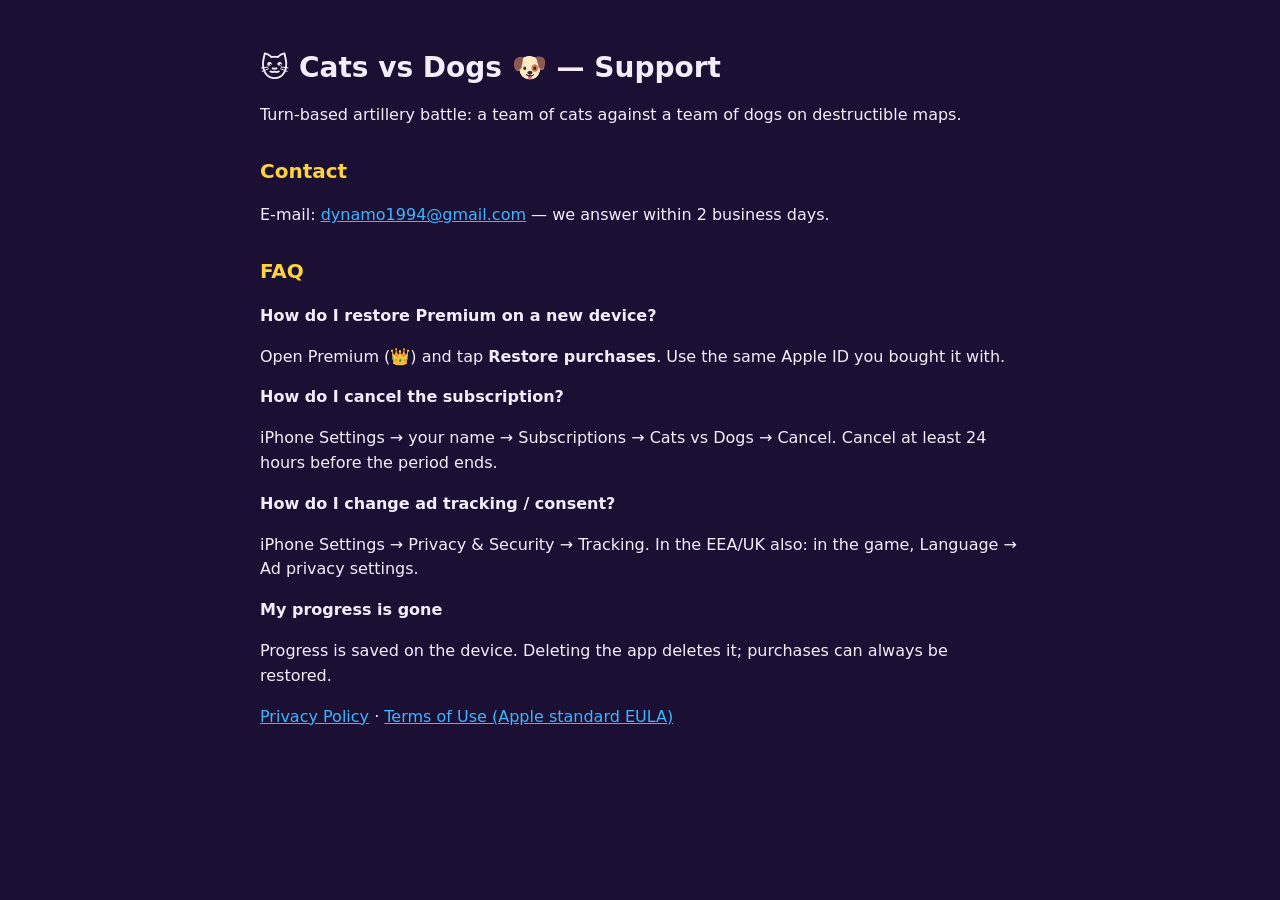
<file: cats-vs-dogs/index.html>
<!doctype html>
<html lang="en">
<head>
<meta charset="utf-8" />
<meta name="viewport" content="width=device-width, initial-scale=1" />
<title>Cats vs Dogs — Support</title>
<link rel="stylesheet" href="style.css" />
</head>
<body>
<main>
<h1>🐱 Cats vs Dogs 🐶 — Support</h1>
<p>Turn-based artillery battle: a team of cats against a team of dogs on destructible maps.</p>

<h2>Contact</h2>
<p>E-mail: <a href="mailto:dynamo1994@gmail.com">dynamo1994@gmail.com</a> — we answer within 2 business days.</p>

<h2>FAQ</h2>
<h3>How do I restore Premium on a new device?</h3>
<p>Open Premium (👑) and tap <b>Restore purchases</b>. Use the same Apple ID you bought it with.</p>
<h3>How do I cancel the subscription?</h3>
<p>iPhone Settings → your name → Subscriptions → Cats vs Dogs → Cancel. Cancel at least 24 hours before the period ends.</p>
<h3>How do I change ad tracking / consent?</h3>
<p>iPhone Settings → Privacy &amp; Security → Tracking. In the EEA/UK also: in the game, Language → Ad privacy settings.</p>
<h3>My progress is gone</h3>
<p>Progress is saved on the device. Deleting the app deletes it; purchases can always be restored.</p>

<p><a href="privacy.html">Privacy Policy</a> · <a href="https://www.apple.com/legal/internet-services/itunes/dev/stdeula/">Terms of Use (Apple standard EULA)</a></p>
</main>
</body>
</html>
</file>
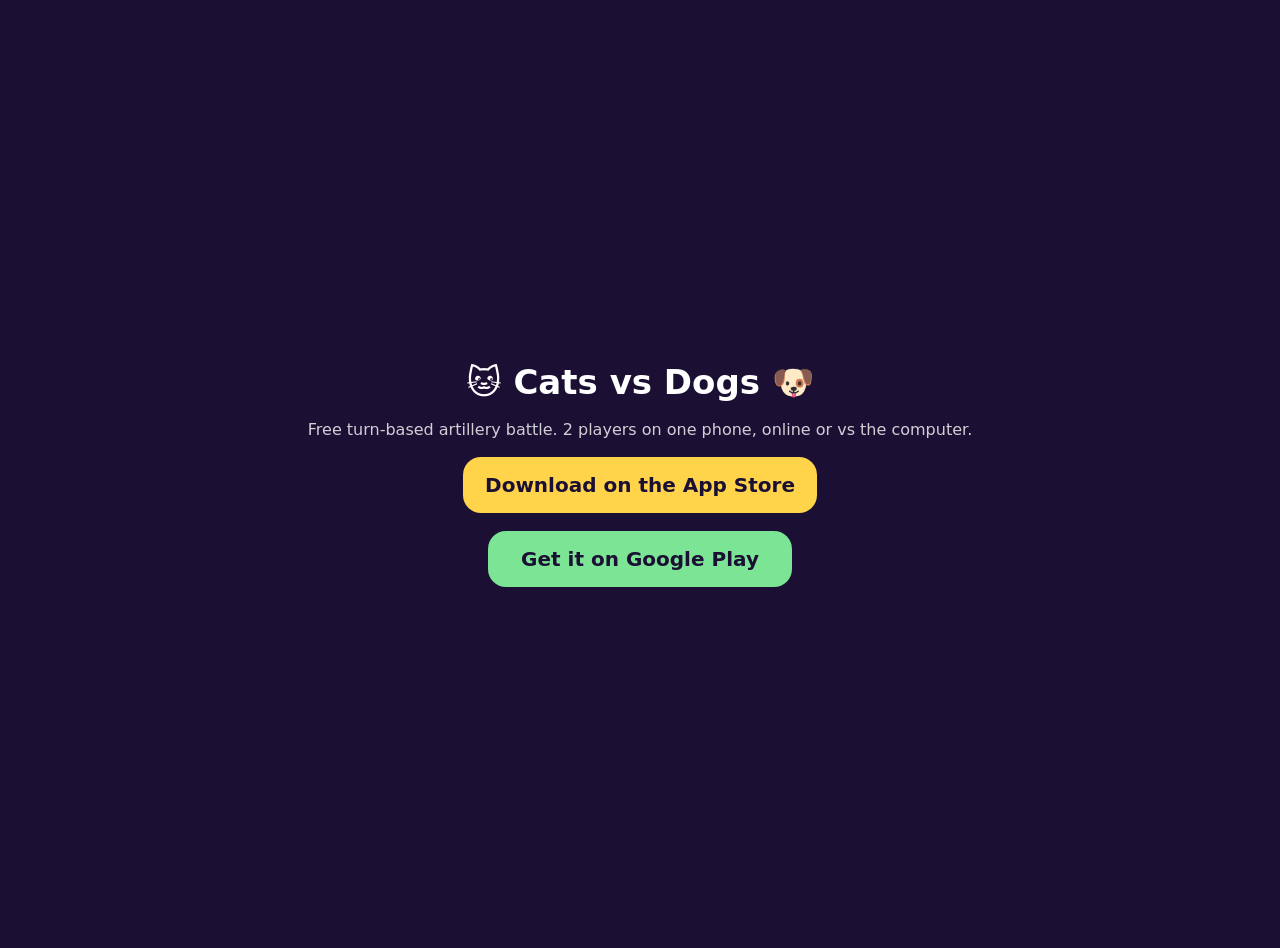
<file: cats-vs-dogs/get/index.html>
<!doctype html>
<html lang="en">
<head>
<meta charset="utf-8">
<meta name="viewport" content="width=device-width, initial-scale=1">
<title>Cats vs Dogs: 2 Player Artillery Battle - Free on iPhone and Android</title>
<meta name="description" content="Cats vs Dogs is a free turn-based artillery battle: aim, fire and blow up the other team. 2 players on one phone, online or vs the computer.">
<meta property="og:title" content="Cats vs Dogs: 2 Player Artillery Battle">
<meta property="og:description" content="Free on iPhone and Android. Aim, fire, blow up the other team.">
<style>
body{margin:0;min-height:100vh;display:flex;flex-direction:column;align-items:center;justify-content:center;gap:18px;background:#1b1033;color:#fff;font-family:ui-rounded,system-ui,sans-serif;text-align:center;padding:24px}
h1{margin:0;font-size:34px}a{display:block;min-width:260px;padding:16px 22px;border-radius:18px;font-weight:800;font-size:20px;text-decoration:none;color:#1b1033;background:#ffd34a}
a.g{background:#7be495}p{opacity:.8;margin:0}
</style>
<script>
(function(){var u=navigator.userAgent||'';var q=location.search.slice(1);
var ios='https://apps.apple.com/app/id6827864331',and='https://play.google.com/store/apps/details?id=lol.cyberstock.catsvsdogs'+(q?'&referrer='+encodeURIComponent(q):'');
if(/android/i.test(u)){location.replace(and);}else if(/iphone|ipad|ipod|macintosh/i.test(u)&&!/windows/i.test(u)){location.replace(ios);}})();
</script>
</head>
<body>
<h1>🐱 Cats vs Dogs 🐶</h1>
<p>Free turn-based artillery battle. 2 players on one phone, online or vs the computer.</p>
<a href="https://apps.apple.com/app/id6827864331">Download on the App Store</a>
<a class="g" href="https://play.google.com/store/apps/details?id=lol.cyberstock.catsvsdogs">Get it on Google Play</a>
</body>
</html>
</file>
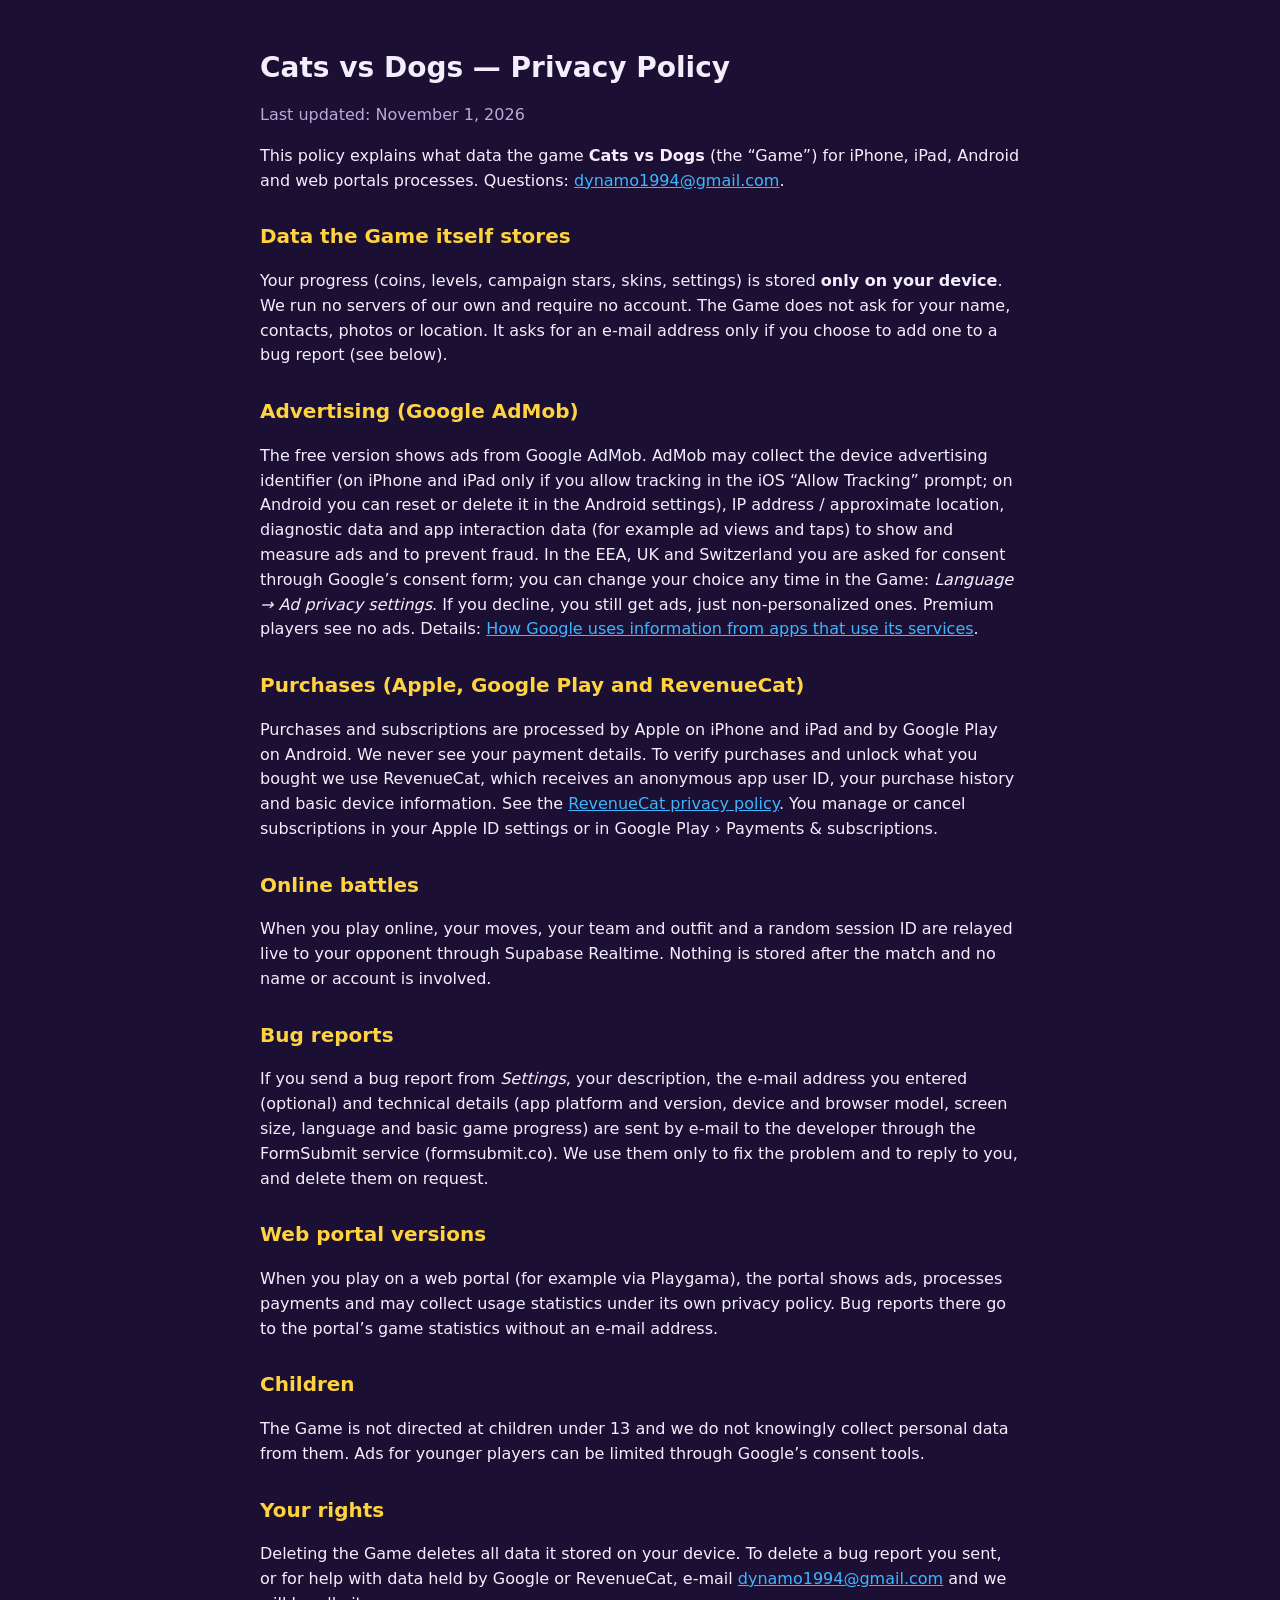
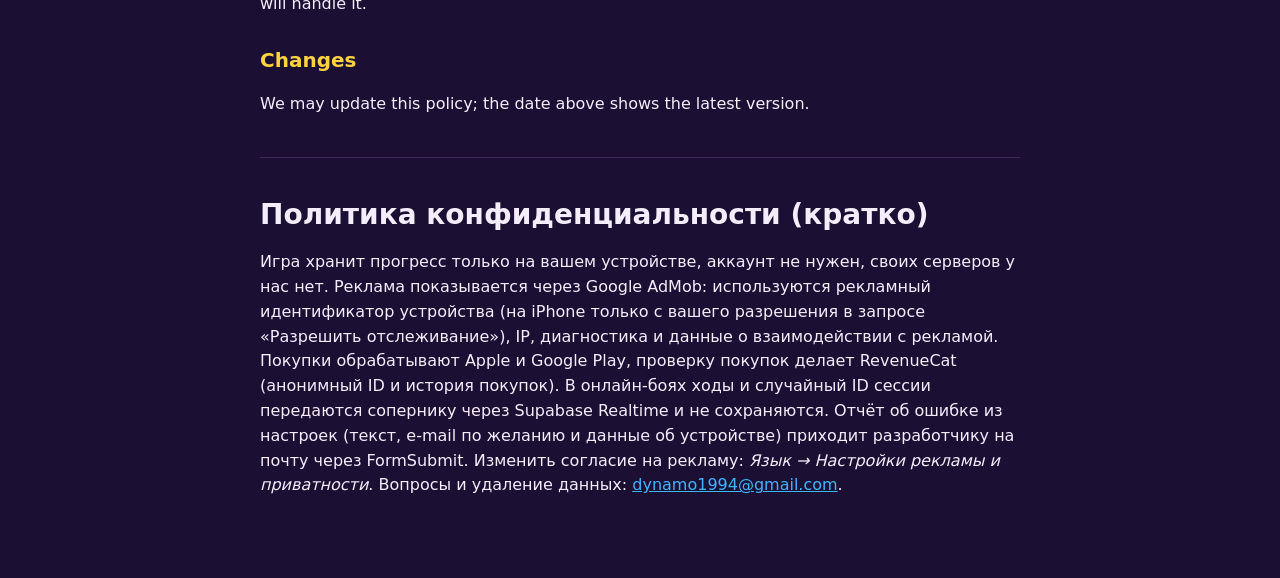
<file: cats-vs-dogs/privacy.html>
<!doctype html>
<html lang="en">
<head>
<meta charset="utf-8" />
<meta name="viewport" content="width=device-width, initial-scale=1" />
<title>Cats vs Dogs — Privacy Policy</title>
<link rel="stylesheet" href="style.css" />
</head>
<body>
<main>
<h1>Cats vs Dogs — Privacy Policy</h1>
<p class="muted">Last updated: November 1, 2026</p>

<p>This policy explains what data the game <b>Cats vs Dogs</b> (the “Game”) for iPhone, iPad, Android and web portals processes. Questions: <a href="mailto:dynamo1994@gmail.com">dynamo1994@gmail.com</a>.</p>

<h2>Data the Game itself stores</h2>
<p>Your progress (coins, levels, campaign stars, skins, settings) is stored <b>only on your device</b>. We run no servers of our own and require no account. The Game does not ask for your name, contacts, photos or location. It asks for an e-mail address only if you choose to add one to a bug report (see below).</p>

<h2>Advertising (Google AdMob)</h2>
<p>The free version shows ads from Google AdMob. AdMob may collect the device advertising identifier (on iPhone and iPad only if you allow tracking in the iOS “Allow Tracking” prompt; on Android you can reset or delete it in the Android settings), IP address / approximate location, diagnostic data and app interaction data (for example ad views and taps) to show and measure ads and to prevent fraud. In the EEA, UK and Switzerland you are asked for consent through Google’s consent form; you can change your choice any time in the Game: <i>Language → Ad privacy settings</i>. If you decline, you still get ads, just non-personalized ones. Premium players see no ads. Details: <a href="https://policies.google.com/technologies/partner-sites">How Google uses information from apps that use its services</a>.</p>

<h2>Purchases (Apple, Google Play and RevenueCat)</h2>
<p>Purchases and subscriptions are processed by Apple on iPhone and iPad and by Google Play on Android. We never see your payment details. To verify purchases and unlock what you bought we use RevenueCat, which receives an anonymous app user ID, your purchase history and basic device information. See the <a href="https://www.revenuecat.com/privacy">RevenueCat privacy policy</a>. You manage or cancel subscriptions in your Apple ID settings or in Google Play › Payments &amp; subscriptions.</p>

<h2>Online battles</h2>
<p>When you play online, your moves, your team and outfit and a random session ID are relayed live to your opponent through Supabase Realtime. Nothing is stored after the match and no name or account is involved.</p>

<h2>Bug reports</h2>
<p>If you send a bug report from <i>Settings</i>, your description, the e-mail address you entered (optional) and technical details (app platform and version, device and browser model, screen size, language and basic game progress) are sent by e-mail to the developer through the FormSubmit service (formsubmit.co). We use them only to fix the problem and to reply to you, and delete them on request.</p>

<h2>Web portal versions</h2>
<p>When you play on a web portal (for example via Playgama), the portal shows ads, processes payments and may collect usage statistics under its own privacy policy. Bug reports there go to the portal’s game statistics without an e-mail address.</p>

<h2>Children</h2>
<p>The Game is not directed at children under 13 and we do not knowingly collect personal data from them. Ads for younger players can be limited through Google’s consent tools.</p>

<h2>Your rights</h2>
<p>Deleting the Game deletes all data it stored on your device. To delete a bug report you sent, or for help with data held by Google or RevenueCat, e-mail <a href="mailto:dynamo1994@gmail.com">dynamo1994@gmail.com</a> and we will handle it.</p>

<h2>Changes</h2>
<p>We may update this policy; the date above shows the latest version.</p>

<hr />
<h1>Политика конфиденциальности (кратко)</h1>
<p>Игра хранит прогресс только на вашем устройстве, аккаунт не нужен, своих серверов у нас нет. Реклама показывается через Google AdMob: используются рекламный идентификатор устройства (на iPhone только с вашего разрешения в запросе «Разрешить отслеживание»), IP, диагностика и данные о взаимодействии с рекламой. Покупки обрабатывают Apple и Google Play, проверку покупок делает RevenueCat (анонимный ID и история покупок). В онлайн-боях ходы и случайный ID сессии передаются сопернику через Supabase Realtime и не сохраняются. Отчёт об ошибке из настроек (текст, e-mail по желанию и данные об устройстве) приходит разработчику на почту через FormSubmit. Изменить согласие на рекламу: <i>Язык → Настройки рекламы и приватности</i>. Вопросы и удаление данных: <a href="mailto:dynamo1994@gmail.com">dynamo1994@gmail.com</a>.</p>
</main>
</body>
</html>
</file>
<file: cats-vs-dogs/style.css>
body { margin: 0; background: #1b1033; color: #f4eefc; font: 16px/1.55 -apple-system, system-ui, sans-serif; }
main { max-width: 760px; margin: 0 auto; padding: 32px 20px 64px; }
h1 { font-size: 28px; line-height: 1.2; }
h2 { margin-top: 28px; color: #ffd23f; font-size: 20px; }
h3 { font-size: 16px; margin-bottom: 4px; }
a { color: #3fb4ff; }
.muted { color: #b9a9d6; }
hr { border: 0; border-top: 1px solid #3a2a5c; margin: 40px 0; }
</file>
